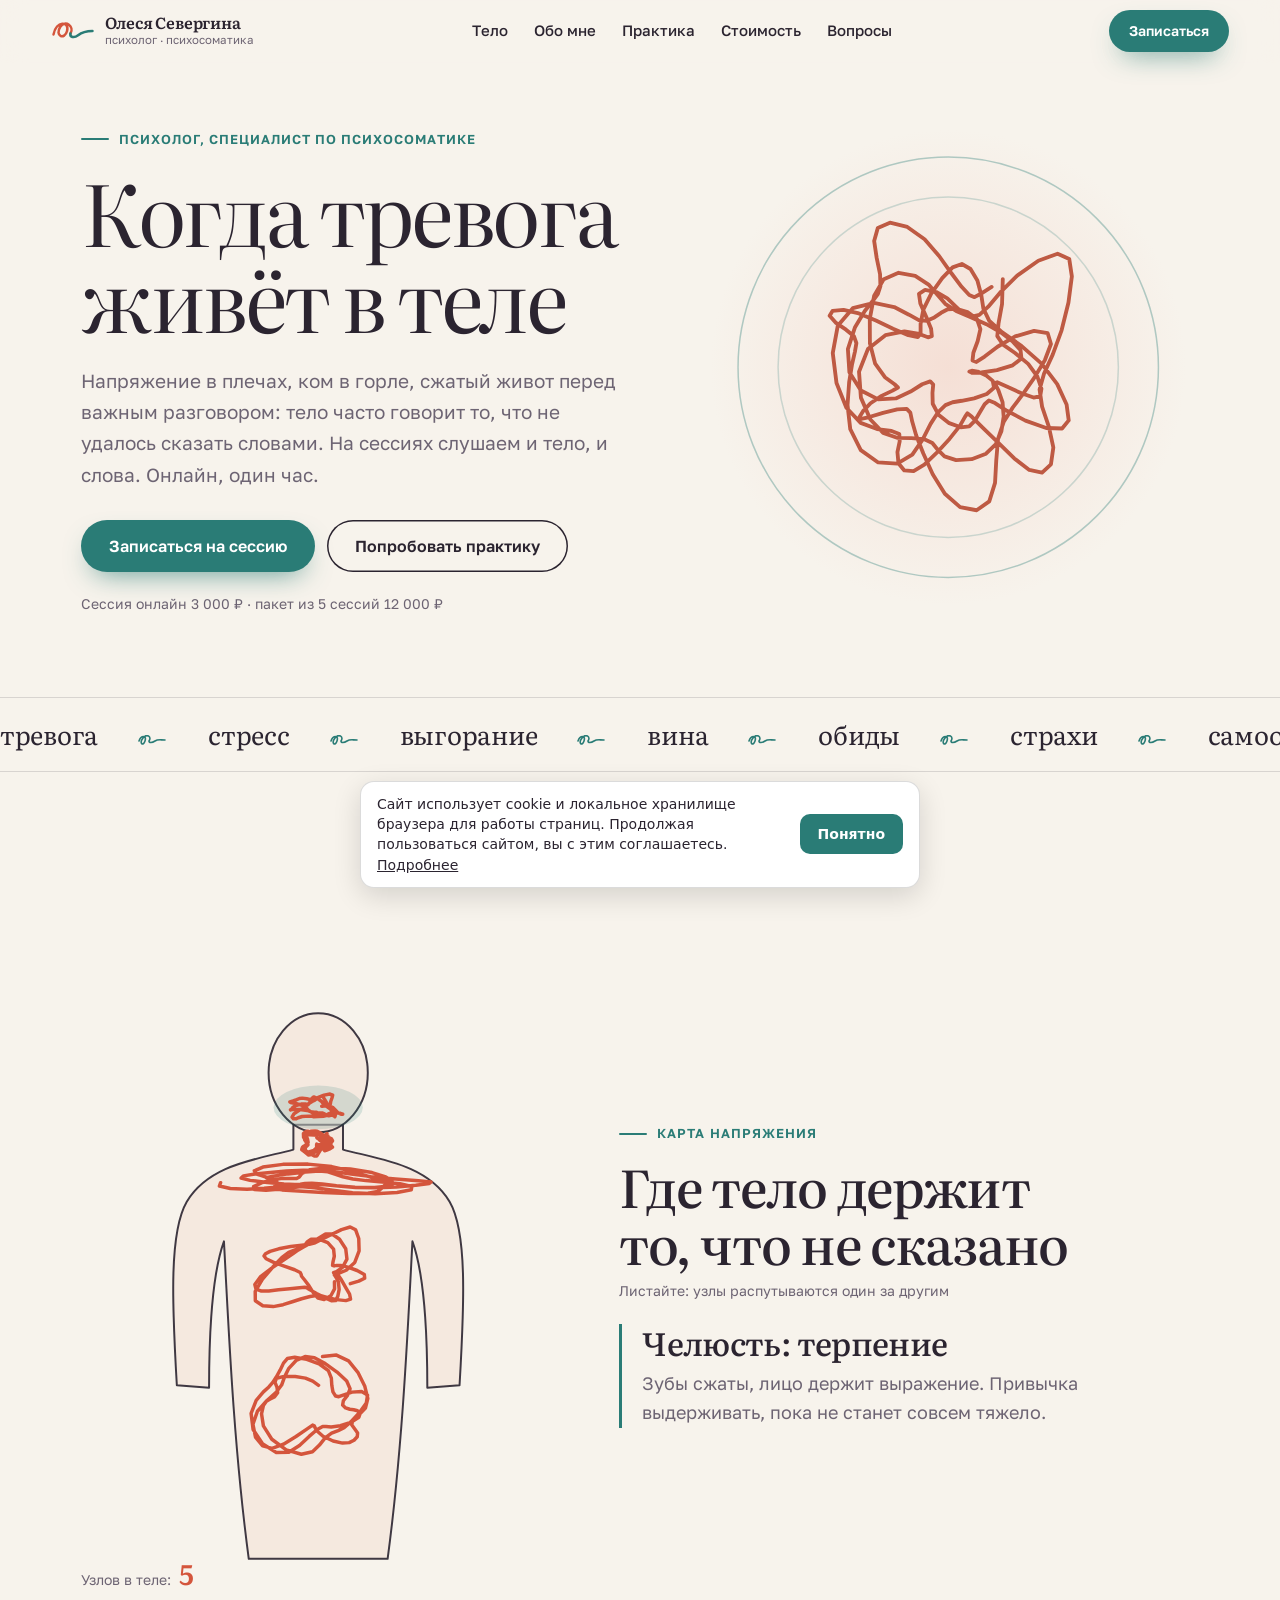
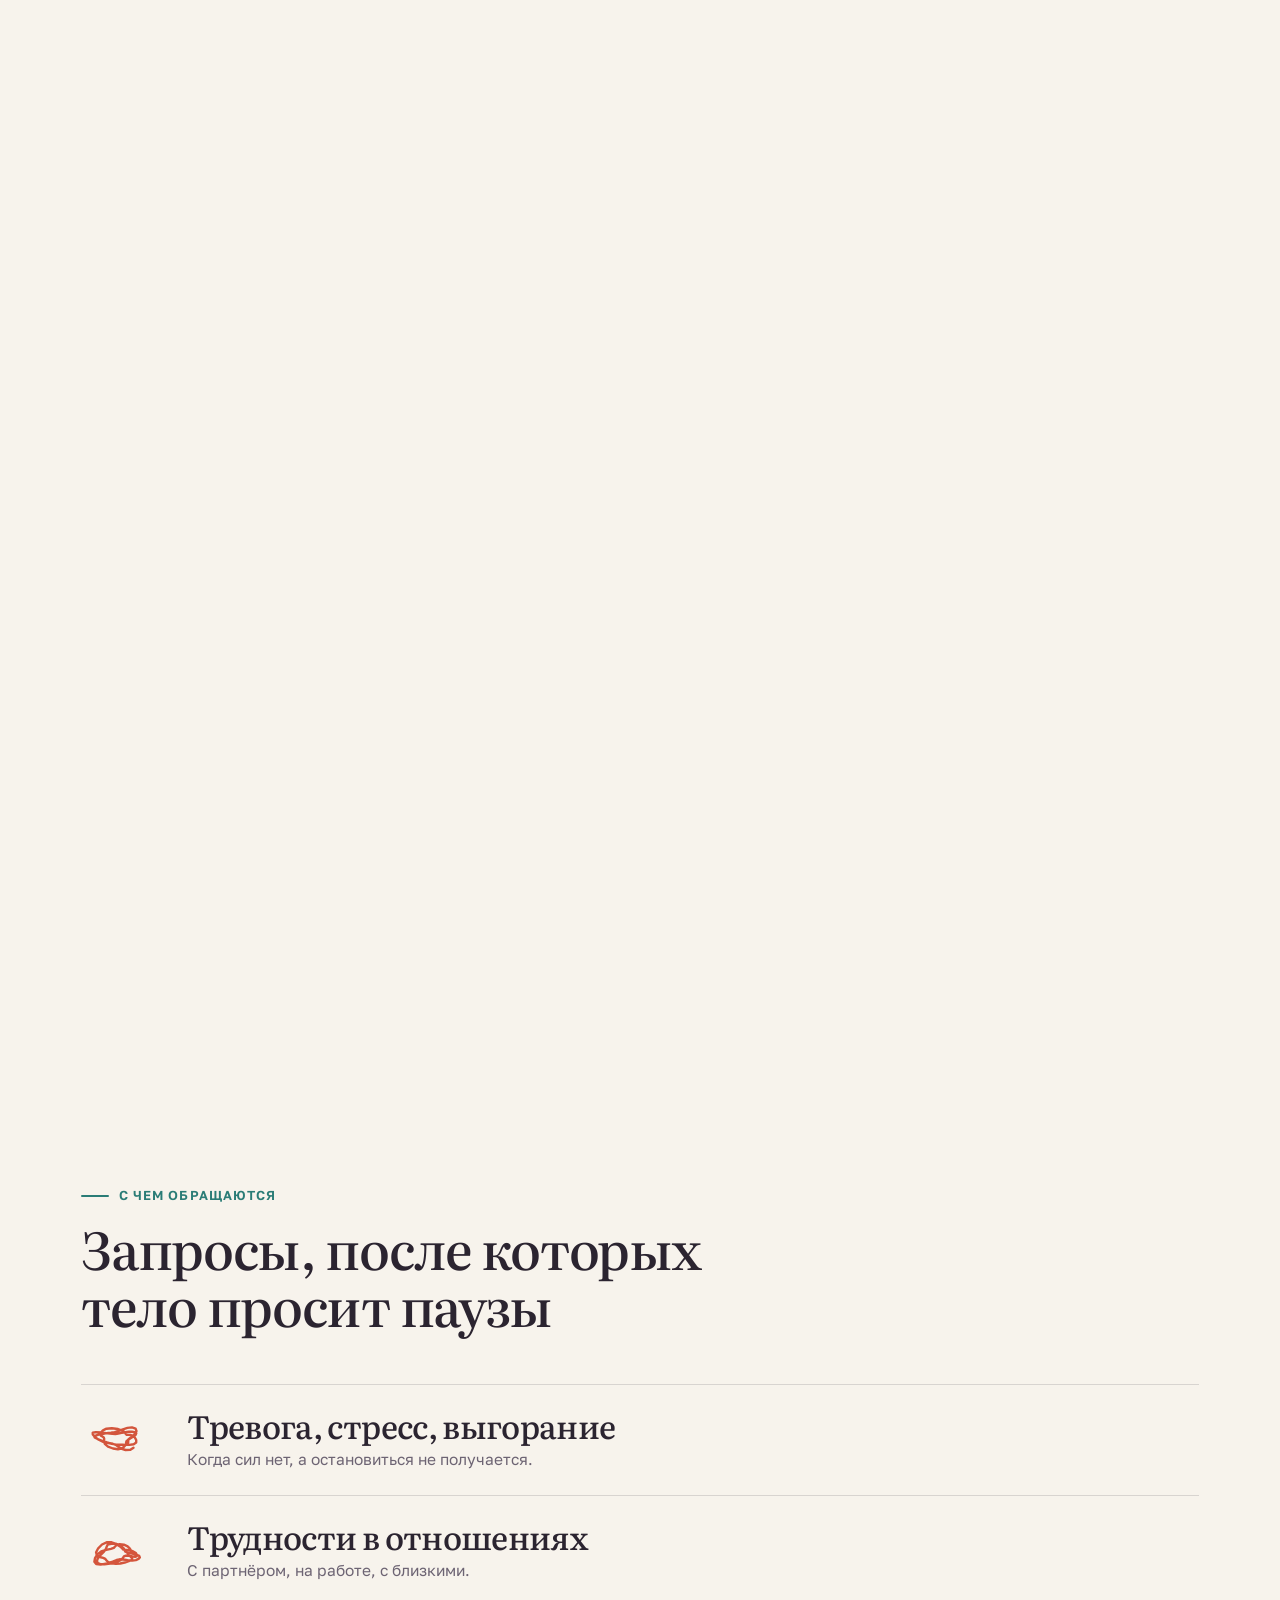
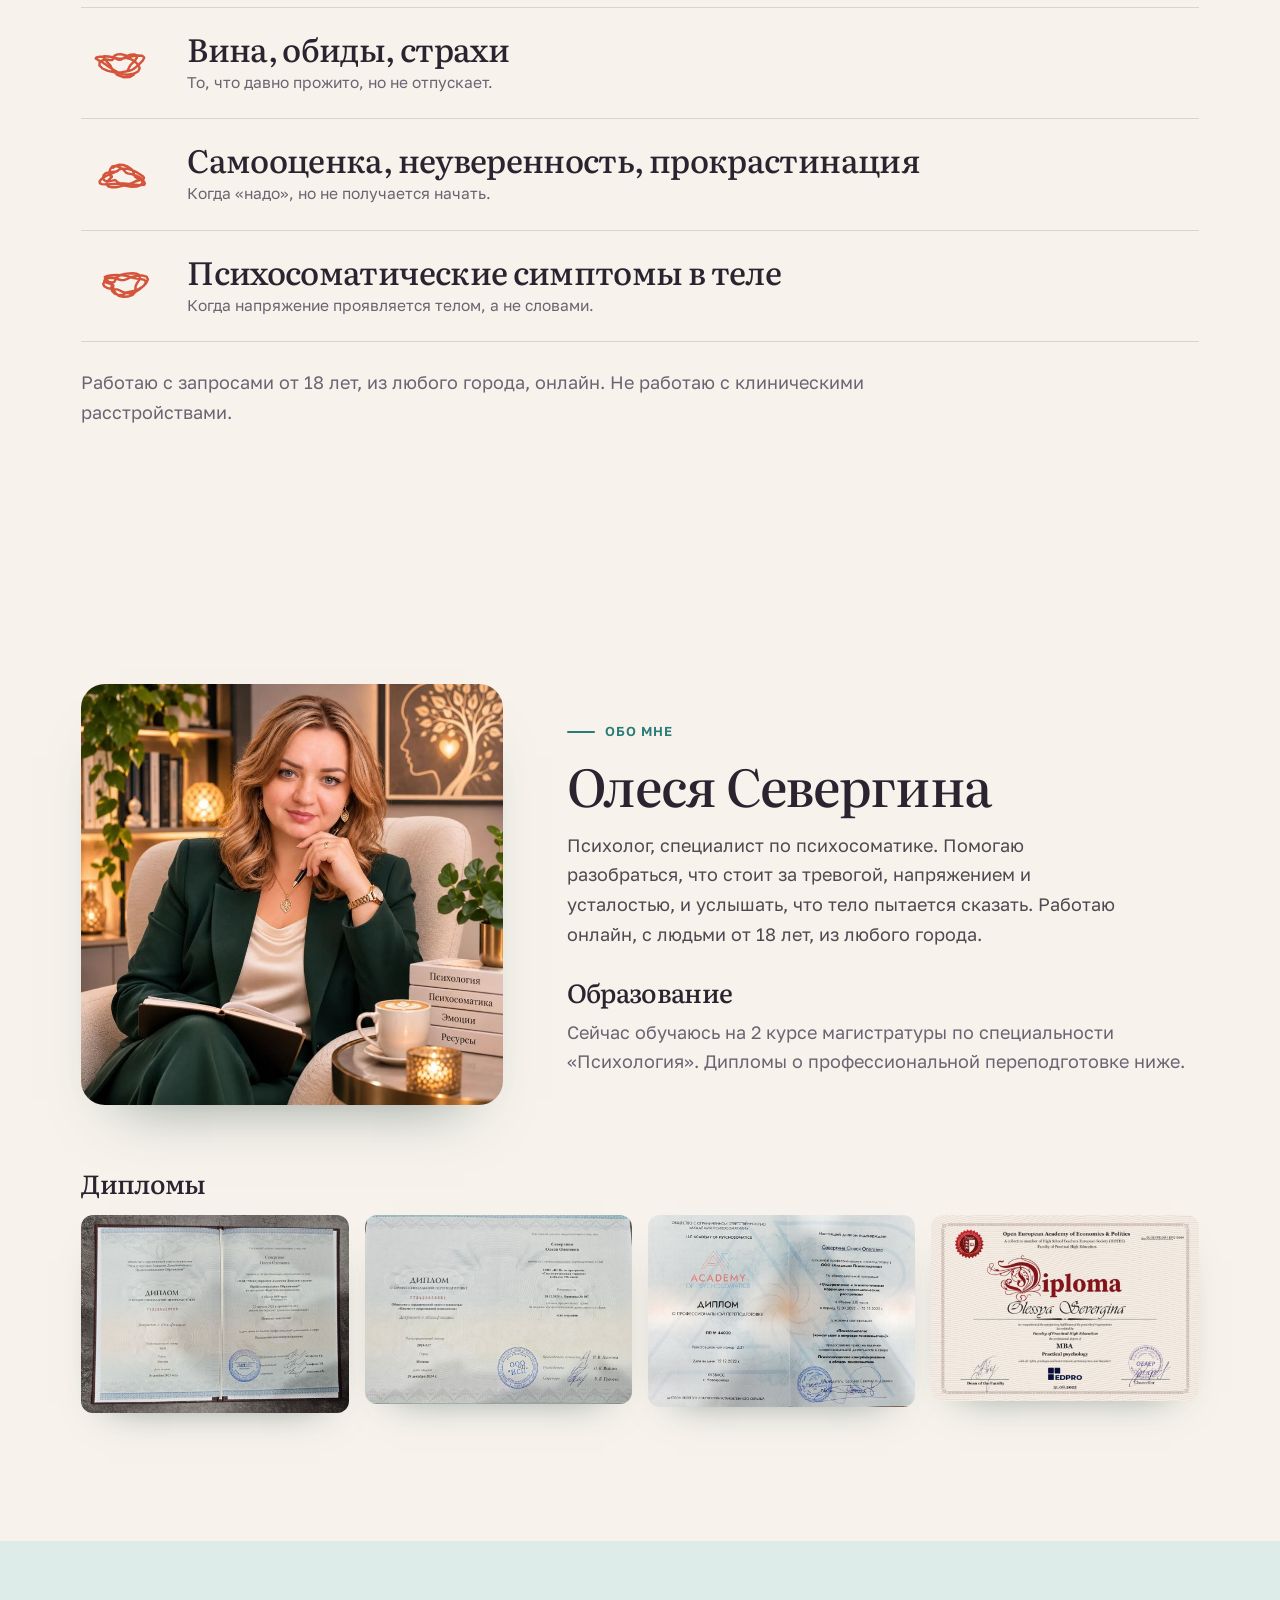
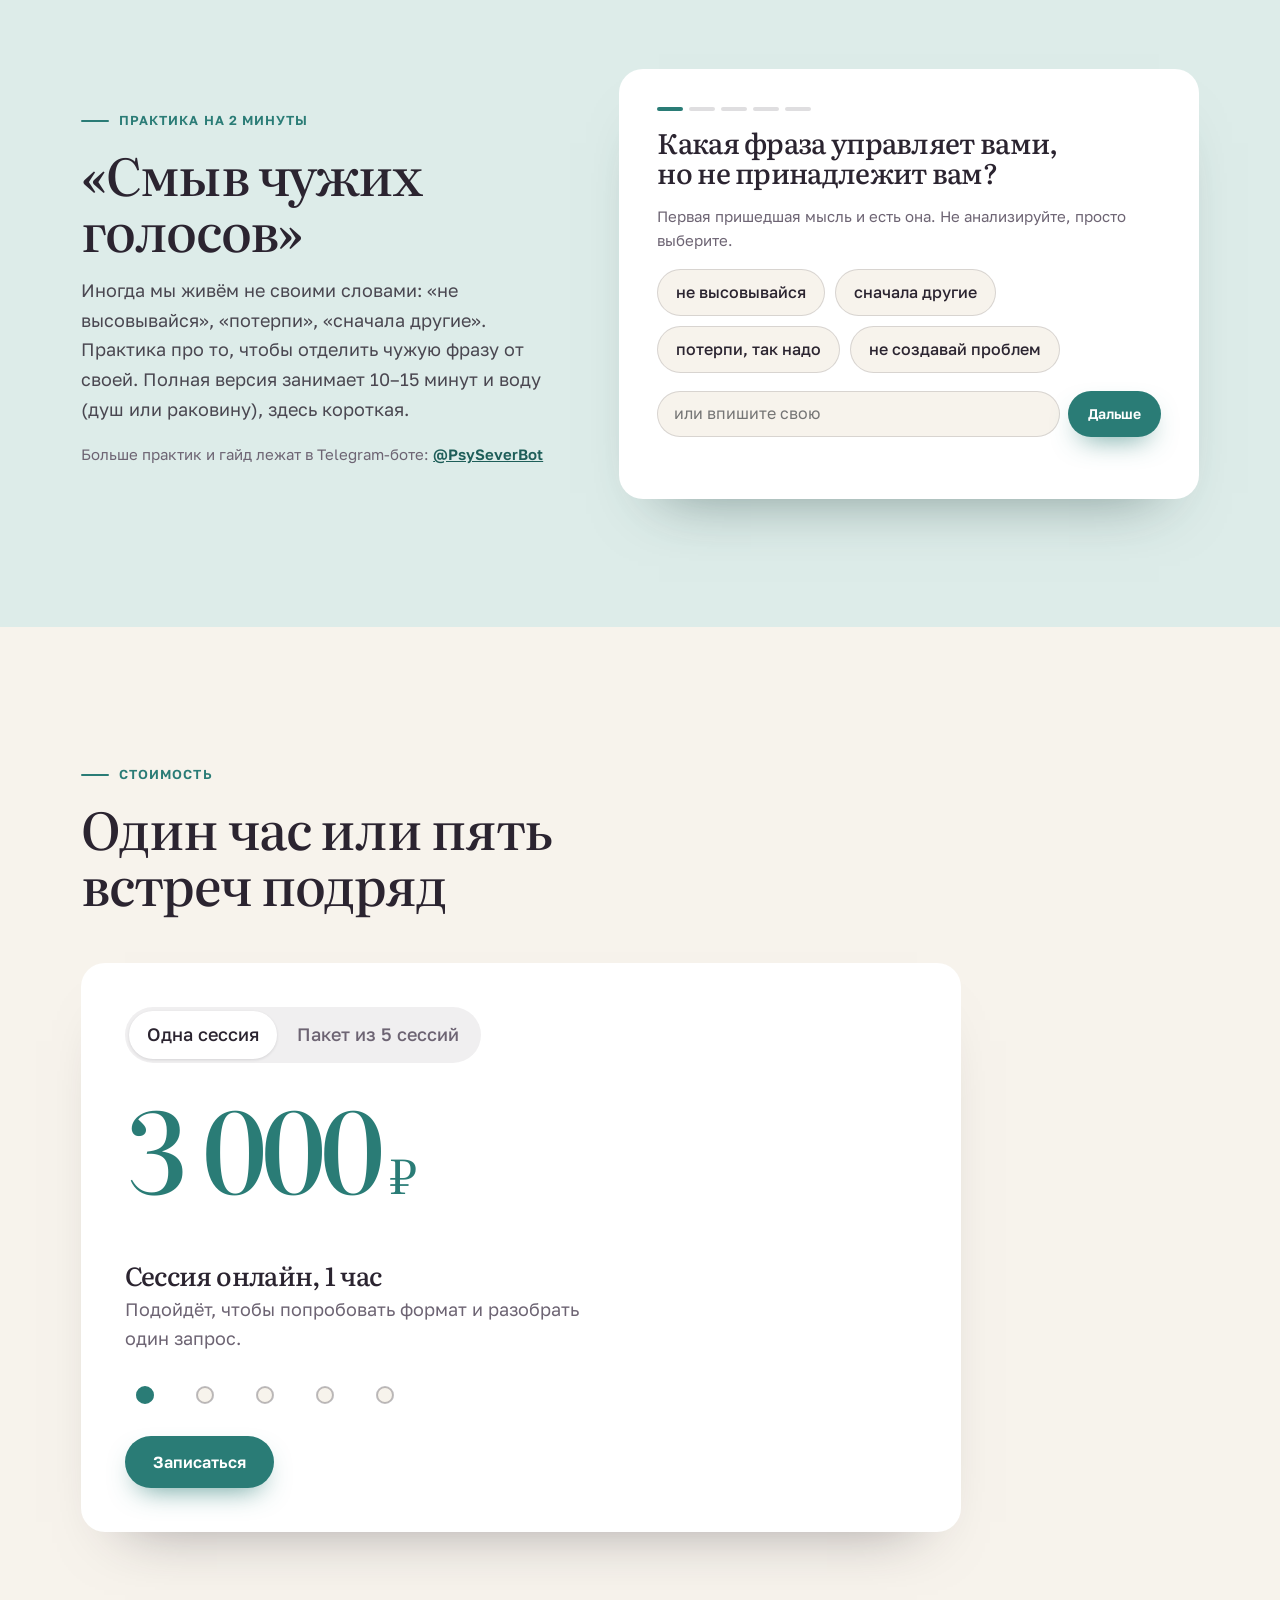
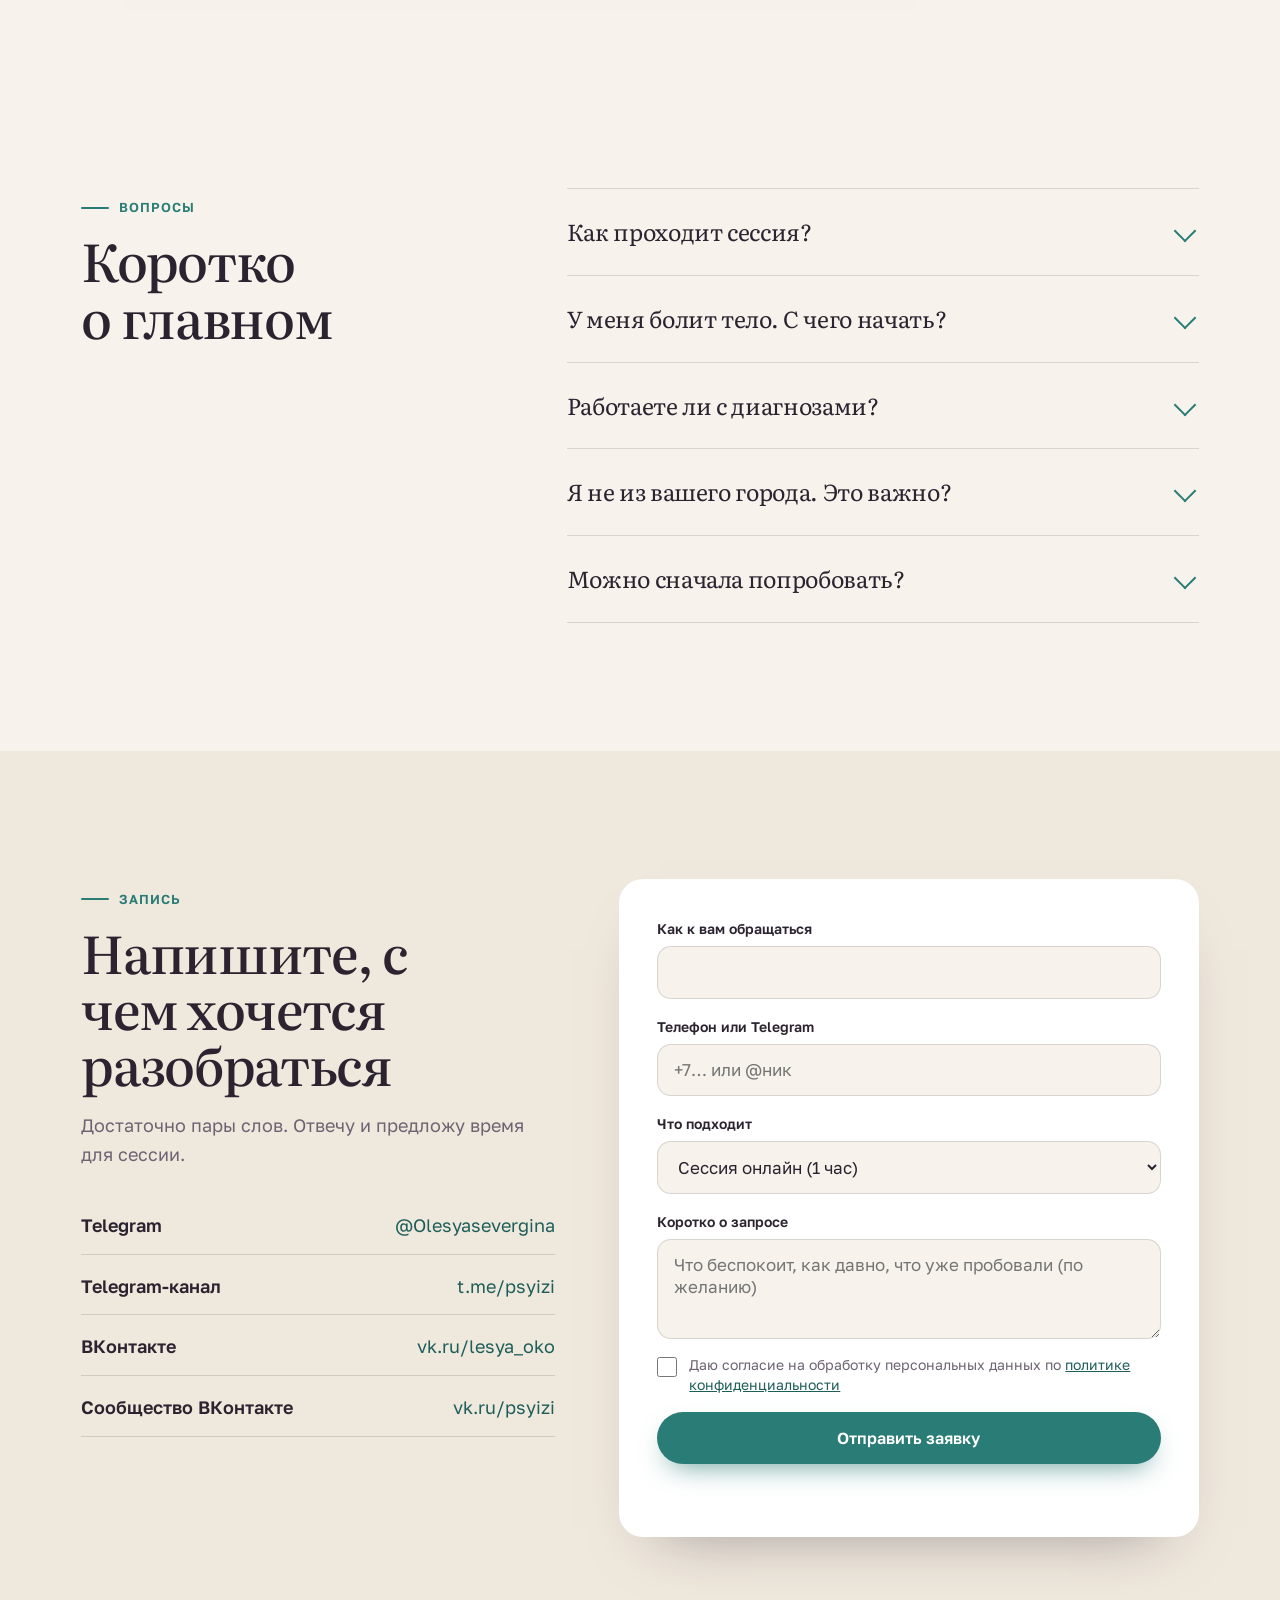
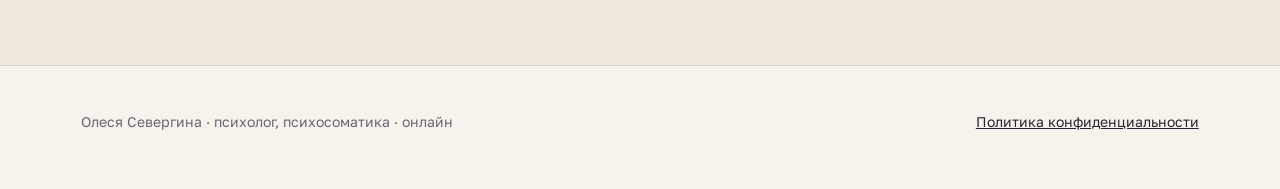
<file: index.html>
<!doctype html>
<html lang="ru">
<head>
<meta charset="utf-8">
<meta name="viewport" content="width=device-width, initial-scale=1">
<title>Олеся Севергина: психолог, психосоматика, онлайн</title>
<meta name="description" content="Психолог, специалист по психосоматике. Онлайн-сессии: тревога, стресс, выгорание, отношения, напряжение в теле. Запись через сайт или Telegram.">
<link rel="canonical" href="https://murzzsite.github.io/olesya-psy-soma/">
<meta property="og:locale" content="ru_RU">
<meta property="og:site_name" content="Олеся Севергина, психолог">
<meta property="og:type" content="website">
<meta property="og:url" content="https://murzzsite.github.io/olesya-psy-soma/">
<meta property="og:title" content="Когда тревога живёт в теле: психолог Олеся Севергина">
<meta property="og:description" content="Психосоматика и психологическая помощь онлайн. Сессия 1 час, 3 000 ₽.">
<meta property="og:image" content="https://murzzsite.github.io/olesya-psy-soma/img/olesya-portrait.jpg">
<meta property="og:image:alt" content="Олеся Севергина, психолог">
<meta name="twitter:card" content="summary">
<meta name="twitter:title" content="Когда тревога живёт в теле: психолог Олеся Севергина">
<meta name="twitter:description" content="Психосоматика и психологическая помощь онлайн. Сессия 1 час, 3 000 ₽.">
<meta name="twitter:image" content="https://murzzsite.github.io/olesya-psy-soma/img/olesya-portrait.jpg">
<meta name="robots" content="index, follow">
<script type="application/ld+json">{
 "@context": "https://schema.org",
 "@graph": [
  {
   "@type": "WebSite",
   "@id": "https://murzzsite.github.io/olesya-psy-soma/#website",
   "url": "https://murzzsite.github.io/olesya-psy-soma/",
   "name": "Олеся Севергина, психолог",
   "inLanguage": "ru-RU"
  },
  {
   "@type": "Person",
   "@id": "https://murzzsite.github.io/olesya-psy-soma/#person",
   "name": "Олеся Севергина",
   "jobTitle": "Психолог, специалист по психосоматике",
   "url": "https://murzzsite.github.io/olesya-psy-soma/",
   "image": "https://murzzsite.github.io/olesya-psy-soma/img/olesya-portrait.jpg",
   "sameAs": [
    "https://t.me/Olesyasevergina",
    "https://t.me/psyizi",
    "https://vk.ru/lesya_oko",
    "https://vk.ru/psyizi"
   ]
  },
  {
   "@type": "ProfessionalService",
   "@id": "https://murzzsite.github.io/olesya-psy-soma/#service",
   "name": "Олеся Севергина: психолог, психосоматика",
   "description": "Онлайн-консультации психолога: тревога, стресс, выгорание, отношения, напряжение в теле.",
   "url": "https://murzzsite.github.io/olesya-psy-soma/",
   "image": "https://murzzsite.github.io/olesya-psy-soma/img/olesya-portrait.jpg",
   "founder": {
    "@id": "https://murzzsite.github.io/olesya-psy-soma/#person"
   },
   "areaServed": "Онлайн",
   "sameAs": [
    "https://t.me/Olesyasevergina",
    "https://t.me/psyizi"
   ]
  }
 ]
}</script>
<meta name="theme-color" content="#F7F3EC">
<link rel="icon" href="data:image/svg+xml,%3Csvg xmlns='http://www.w3.org/2000/svg' viewBox='0 0 64 64'%3E%3Crect width='64' height='64' rx='18' fill='%23F7F3EC'/%3E%3Cpath d='M8 34c2-14 22-16 18-4s-16 6-8-4 18-2 14 8c-1 3 4 5 9 2s9-2 13-2' stroke='%232A7C76' stroke-width='5' stroke-linecap='round' fill='none'/%3E%3C/svg%3E">
<link rel="preconnect" href="https://fonts.googleapis.com">
<link rel="preconnect" href="https://fonts.gstatic.com" crossorigin>
<link href="https://fonts.googleapis.com/css2?family=Literata:opsz,wght@7..72,300..800&family=Golos+Text:wght@400..700&display=swap" rel="stylesheet">
<link rel="stylesheet" href="motion.css">
<link rel="stylesheet" href="styles.css">
<script src="motion.js" defer></script>
<script src="script.js" defer></script>
</head>
<body>
<a class="skip" href="#main">К содержимому</a>

<header class="bar" id="bar">
  <a class="logo" href="#top" aria-label="Олеся Севергина, наверх">
    <svg viewBox="0 0 52 40" aria-hidden="true"><path d="M3 24C6 8 22 8 19 20 16 31 4 26 11 15 17 6 28 15 23 23" stroke="#D4553C" stroke-width="3" stroke-linecap="round" fill="none"/><path d="M23 23c-1 4 4 6 9 2 5-4 11-5 17-5" stroke="#2A7C76" stroke-width="3" stroke-linecap="round" fill="none"/></svg>
    <span>Олеся Севергина<small>психолог · психосоматика</small></span>
  </a>
  <nav class="nav" aria-label="Разделы">
    <a href="#body" data-roll>Тело</a>
    <a href="#about" data-roll>Обо мне</a>
    <a href="#practice" data-roll>Практика</a>
    <a href="#price" data-roll>Стоимость</a>
    <a href="#faq" data-roll>Вопросы</a>
  </nav>
  <a class="btn btn--sm" href="#form" data-magnetic>Записаться</a>
</header>

<main id="main">
<section class="hero" id="top">
  <div class="wrap hero__grid">
    <div>
      <span class="eyebrow">Психолог, специалист по психосоматике</span>
      <h1><span data-wave data-wave-min="380" data-wave-max="760" data-wave-radius="170">Когда тревога живёт в теле</span></h1>
      <p class="hero__sub">Напряжение в плечах, ком в горле, сжатый живот перед важным разговором: тело часто говорит то, что не удалось сказать словами. На сессиях слушаем и тело, и слова. Онлайн, один час.</p>
      <div class="hero__cta">
        <a class="btn" href="#form" data-magnetic>Записаться на сессию</a>
        <a class="btn btn--ghost" href="#practice" data-magnetic>Попробовать практику</a>
      </div>
      <p class="hero__note">Сессия онлайн 3 000 ₽ · пакет из 5 сессий 12 000 ₽</p>
    </div>
    <figure class="breath" id="breath" aria-label="Клубок линий, который распутывается в ровное кольцо. Проведите курсором: клубок снова затягивается.">
      <svg viewBox="0 0 400 400" aria-hidden="true">
        <defs><radialGradient id="rg" cx="50%" cy="50%" r="50%"><stop offset="0" stop-color="#F5DED4" stop-opacity=".95"/><stop offset="1" stop-color="#F5DED4" stop-opacity="0"/></radialGradient></defs>
        <g class="breath__g">
          <circle cx="200" cy="200" r="190" fill="url(#rg)"/>
          <circle class="ring r1" cx="200" cy="200" r="168" fill="none"/>
          <circle class="ring r2" cx="200" cy="200" r="136" fill="none"/>
          <path id="heroKnot" fill="none" stroke-linecap="round" stroke-linejoin="round"/>
        </g>
      </svg>
      
    </figure>
  </div>
  <div class="ticker" aria-hidden="true"><div class="ticker__t"><span>тревога</span><span>стресс</span><span>выгорание</span><span>вина</span><span>обиды</span><span>страхи</span><span>самооценка</span><span>прокрастинация</span><span>напряжение в теле</span><span>тревога</span><span>стресс</span><span>выгорание</span><span>вина</span><span>обиды</span><span>страхи</span><span>самооценка</span><span>прокрастинация</span><span>напряжение в теле</span></div></div>
</section>

<section class="scene" id="body" aria-labelledby="bodyH">
  <div class="scene__pin">
    <div class="wrap scene__grid">
      <div class="scene__fig">
        <svg viewBox="0 0 360 500" role="img" aria-label="Контур тела. Пять узлов напряжения: челюсть, горло, плечи, грудь, живот. По мере прокрутки узлы распутываются.">
          <path class="silh" d="M160 120 L160 140 C130 148 92 152 74 182 C60 206 62 262 66 330 L92 332 C92 280 96 236 104 214 C108 290 112 380 124 470 L236 470 C248 380 252 290 256 214 C264 236 268 280 268 332 L294 330 C298 262 300 206 286 182 C268 152 230 148 200 140 L200 120 Z"/>
          <ellipse class="silh" cx="180" cy="78" rx="40" ry="48"/>
          <g id="halos"></g>
          <g id="knots"></g>
        </svg>
        <div class="scene__count" aria-live="off">Узлов в теле: <b id="knotN">5</b></div>
      </div>
      <div class="scene__txt">
        <span class="eyebrow" data-scramble>Карта напряжения</span>
        <h2 id="bodyH">Где тело держит то, что не сказано</h2>
        <p class="scene__hint">Листайте: узлы распутываются один за другим</p>
        <ol class="steps" id="steps">
          <li class="on"><b>Челюсть: терпение</b><span>Зубы сжаты, лицо держит выражение. Привычка выдерживать, пока не станет совсем тяжело.</span></li>
          <li><b>Горло: невысказанное</b><span>Ком, когда нужно сказать «нет» или «мне больно», а слова не находятся.</span></li>
          <li><b>Плечи: всё на себе</b><span>Тяжесть, будто на плечах лежит чужая ответственность, и отложить её нельзя.</span></li>
          <li><b>Грудь: вина и обида</b><span>Сжатие там, где застряли обиды и чувство вины, которые давно просятся быть названными.</span></li>
          <li><b>Живот: тревога</b><span>Скручивает перед разговором, решением, встречей. Организм готовится к опасности, которой может и не быть.</span></li>
          <li><b>Тело больше не молчит в одиночку</b><span>На сессии разбираем, что именно сжимается, когда и о чём. Если симптом новый или сильный, сначала нужен врач: психолог не заменяет медицинское обследование.</span></li>
        </ol>
      </div>
    </div>
  </div>
</section>

<section class="sec" id="asks">
  <div class="wrap">
    <div class="sec__head" data-reveal>
      <span class="eyebrow">С чем обращаются</span>
      <h2>Запросы, после которых тело просит паузы</h2>
    </div>
    <ul class="asks" id="asks" data-stagger>
      <li><svg class="knot" viewBox="0 0 70 44" aria-hidden="true"><path/></svg><div><b>Тревога, стресс, выгорание</b><span>Когда сил нет, а остановиться не получается.</span></div></li>
      <li><svg class="knot" viewBox="0 0 70 44" aria-hidden="true"><path/></svg><div><b>Трудности в отношениях</b><span>С партнёром, на работе, с близкими.</span></div></li>
      <li><svg class="knot" viewBox="0 0 70 44" aria-hidden="true"><path/></svg><div><b>Вина, обиды, страхи</b><span>То, что давно прожито, но не отпускает.</span></div></li>
      <li><svg class="knot" viewBox="0 0 70 44" aria-hidden="true"><path/></svg><div><b>Самооценка, неуверенность, прокрастинация</b><span>Когда «надо», но не получается начать.</span></div></li>
      <li><svg class="knot" viewBox="0 0 70 44" aria-hidden="true"><path/></svg><div><b>Психосоматические симптомы в теле</b><span>Когда напряжение проявляется телом, а не словами.</span></div></li>
    </ul>
    <p class="asks__foot" data-reveal>Работаю с запросами от 18 лет, из любого города, онлайн. Не работаю с клиническими расстройствами.</p>
  </div>
</section>

<section class="sec about" id="about" aria-labelledby="aboutH">
  <div class="wrap about__grid">
    <figure class="about__ph" data-reveal>
      <img src="img/olesya-portrait.jpg" width="800" height="800" loading="lazy" alt="Олеся Севергина, психолог: женщина в зелёном костюме с блокнотом и чашкой кофе в кресле">
    </figure>
    <div data-reveal>
      <span class="eyebrow">Обо мне</span>
      <h2 id="aboutH">Олеся Севергина</h2>
      <p class="lead">Психолог, специалист по психосоматике. Помогаю разобраться, что стоит за тревогой, напряжением и усталостью, и услышать, что тело пытается сказать. Работаю онлайн, с людьми от 18 лет, из любого города.</p>
      <h3 class="about__h">Образование</h3>
      <p class="edu-now">Сейчас обучаюсь на 2 курсе магистратуры по специальности «Психология». Дипломы о профессиональной переподготовке ниже.</p>
    </div>
  </div>
  <div class="wrap">
    <h3 class="about__h about__h--c" data-reveal>Дипломы</h3>
    <div class="diplomas" data-reveal>
      <figure><a href="img/diploma-madpo-2025.jpg" target="_blank" rel="noopener"><img src="img/diploma-madpo-2025.jpg" width="900" height="666" loading="lazy" alt="Диплом о профессиональной переподготовке, Практическая психология"></a></figure>
      <figure><a href="img/diploma-isp-2024.jpg" target="_blank" rel="noopener"><img src="img/diploma-isp-2024.jpg" width="900" height="634" loading="lazy" alt="Диплом о профессиональной переподготовке, Системно-родовая терапия"></a></figure>
      <figure><a href="img/diploma-psychosomatics-2022.jpg" target="_blank" rel="noopener"><img src="img/diploma-psychosomatics-2022.jpg" width="900" height="646" loading="lazy" alt="Диплом Академии психосоматики"></a></figure>
      <figure><a href="img/diploma-mba-2025.jpg" target="_blank" rel="noopener"><img src="img/diploma-mba-2025.jpg" width="900" height="626" loading="lazy" alt="Диплом MBA, Practical psychology"></a></figure>
    </div>
  </div>
</section>

<section class="sec practice" id="practice">
  <div class="wrap pr__grid">
    <div data-reveal>
      <span class="eyebrow">Практика на 2 минуты</span>
      <h2>«Смыв чужих голосов»</h2>
      <p class="lead">Иногда мы живём не своими словами: «не высовывайся», «потерпи», «сначала другие». Практика про то, чтобы отделить чужую фразу от своей. Полная версия занимает 10–15 минут и воду (душ или раковину), здесь короткая.</p>
      <p class="pr__bot">Больше практик и гайд лежат в Telegram-боте: <a href="https://t.me/PsySeverBot" target="_blank" rel="noopener">@PsySeverBot</a></p>
    </div>
    <div class="card pr" id="pr" data-reveal>
      <noscript>Практика работает с включённым JavaScript. Гайд есть в боте @PsySeverBot.</noscript>
    </div>
  </div>
</section>

<section class="sec price" id="price">
  <div class="wrap">
    <div class="sec__head" data-reveal>
      <span class="eyebrow">Стоимость</span>
      <h2>Один час или пять встреч подряд</h2>
    </div>
    <div class="price__box" data-reveal>
      <div class="price__tabs" data-pill role="tablist" aria-label="Формат">
        <button data-pill-item role="tab" data-m="one" aria-selected="true">Одна сессия</button>
        <button data-pill-item role="tab" data-m="five">Пакет из 5 сессий</button>
      </div>
      <div class="price__main">
        <div class="price__num"><b id="pNum">3 000</b><span>₽</span></div>
        <div class="price__txt"><h3 id="pTitle">Сессия онлайн, 1 час</h3><p id="pText">Подойдёт, чтобы попробовать формат и разобрать один запрос.</p></div>
      </div>
      <svg class="price__dots" viewBox="0 0 300 30" aria-hidden="true"><g id="pDots"></g></svg>
      <a class="btn" href="#form" id="pBtn" data-magnetic>Записаться</a>
    </div>
  </div>
</section>

<section class="sec" id="faq">
  <div class="wrap faq">
    <div class="sec__head" data-reveal>
      <span class="eyebrow">Вопросы</span>
      <h2>Коротко о главном</h2>
    </div>
    <div class="faq__list" data-reveal>
      <details><summary>Как проходит сессия?</summary><p>Онлайн, длится один час. Как удобнее подключиться, договоримся при записи.</p></details>
      <details><summary>У меня болит тело. С чего начать?</summary><p>Сначала к врачу: важно исключить медицинские причины. Если ничего не найдено или симптомы возвращаются на фоне стресса, их можно разбирать на сессиях.</p></details>
      <details><summary>Работаете ли с диагнозами?</summary><p>С клиническими расстройствами не работаю. Если не уверены, подходит ли вам формат, напишите, подскажу.</p></details>
      <details><summary>Я не из вашего города. Это важно?</summary><p>Нет, сессии проходят онлайн, город не имеет значения.</p></details>
      <details><summary>Можно сначала попробовать?</summary><p>Да, начните с практики выше или с гайда в боте <a href="https://t.me/PsySeverBot" target="_blank" rel="noopener">@PsySeverBot</a>, а потом решите, нужна ли сессия.</p></details>
    </div>
  </div>
</section>

<section class="sec form" id="form">
  <div class="wrap form__box">
    <div data-reveal>
      <span class="eyebrow">Запись</span>
      <h2 style="margin:14px 0 18px">Напишите, с чем хочется разобраться</h2>
      <p style="color:var(--mute)">Достаточно пары слов. Отвечу и предложу время для сессии.</p>
      <ul class="links">
        <li><a href="https://t.me/Olesyasevergina" target="_blank" rel="noopener">Telegram <span>@Olesyasevergina</span></a></li>
        <li><a href="https://t.me/psyizi" target="_blank" rel="noopener">Telegram-канал <span>t.me/psyizi</span></a></li>
        <li><a href="https://vk.ru/lesya_oko" target="_blank" rel="noopener">ВКонтакте <span>vk.ru/lesya_oko</span></a></li>
        <li><a href="https://vk.ru/psyizi" target="_blank" rel="noopener">Сообщество ВКонтакте <span>vk.ru/psyizi</span></a></li>
      </ul>
    </div>
    <form class="fm" id="leadForm" novalidate data-reveal>
      <label>Как к вам обращаться<input type="text" name="name" autocomplete="name" required></label>
      <label>Телефон или Telegram<input type="text" name="contact" autocomplete="tel" required placeholder="+7… или @ник"></label>
      <label>Что подходит
        <select name="service" id="svc">
          <option>Сессия онлайн (1 час)</option>
          <option>Пакет из 5 сессий</option>
          <option>Пока не знаю, нужен совет</option>
        </select>
      </label>
      <label>Коротко о запросе<textarea name="comment" placeholder="Что беспокоит, как давно, что уже пробовали (по желанию)"></textarea></label>
      <input class="hp" type="text" name="_gotcha" tabindex="-1" autocomplete="off" aria-hidden="true">
      <label class="agree"><input type="checkbox" name="consent" id="consent"><span>Даю согласие на обработку персональных данных по <a href="privacy.html" target="_blank" rel="noopener">политике конфиденциальности</a></span></label>
      <button class="btn" type="submit" data-magnetic>Отправить заявку</button>
      <p class="fm__msg" id="msg" role="status" aria-live="polite"></p>
    </form>
  </div>
</section>
</main>

<footer>
  <div class="wrap">
    <span>Олеся Севергина · психолог, психосоматика · онлайн</span>
    <span><a href="privacy.html">Политика конфиденциальности</a></span>
  </div>
</footer>
<script src="cookie.js" defer data-ink="#2B2430" data-accent="#2A7C76" data-on-accent="#ffffff"></script>
</body>
</html>
</file>
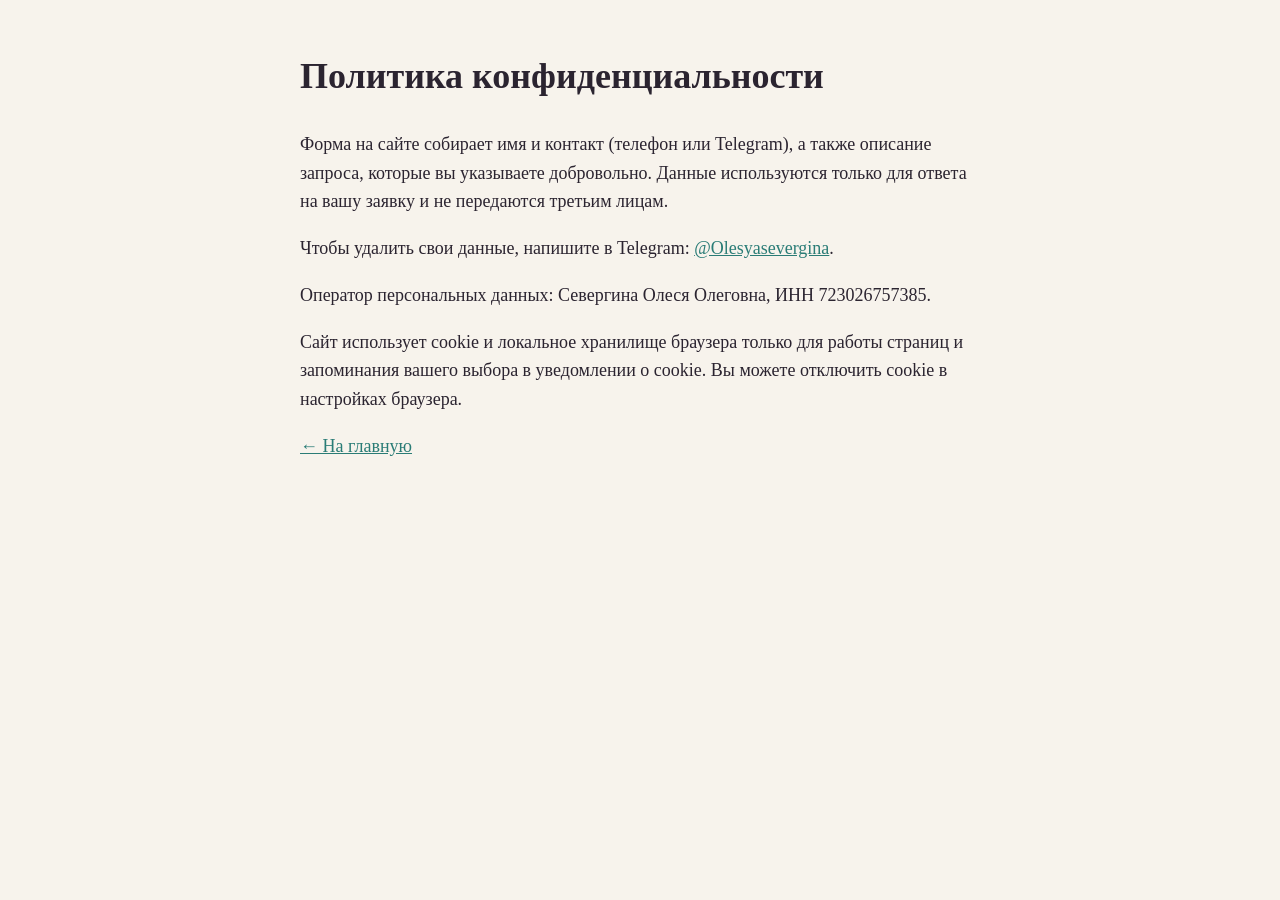
<file: privacy.html>
<!doctype html>
<html lang="ru"><head><meta charset="utf-8"><meta name="viewport" content="width=device-width, initial-scale=1"><title>Политика конфиденциальности | Олеся Севергина</title>
<meta name="description" content="Как сайт обрабатывает персональные данные из формы заявки и использует cookie.">
<link rel="canonical" href="https://murzzsite.github.io/olesya-psy-soma/privacy.html">
<style>body{font:18px/1.6 Georgia,serif;max-width:680px;margin:48px auto;padding:0 20px;color:#2B2430;background:#F7F3EC}a{color:#2A7C76}</style></head>
<body><h1>Политика конфиденциальности</h1>
<p>Форма на сайте собирает имя и контакт (телефон или Telegram), а также описание запроса, которые вы указываете добровольно. Данные используются только для ответа на вашу заявку и не передаются третьим лицам.</p>
<p>Чтобы удалить свои данные, напишите в Telegram: <a href="https://t.me/Olesyasevergina">@Olesyasevergina</a>.</p>
<p>Оператор персональных данных: Севергина Олеся Олеговна, ИНН 723026757385.</p>
<p>Сайт использует cookie и локальное хранилище браузера только для работы страниц и запоминания вашего выбора в уведомлении о cookie. Вы можете отключить cookie в настройках браузера.</p>
<p><a href="index.html">← На главную</a></p></body></html>
</file>
<file: motion.css>
/* motion-kit: токены и стили эффектов. Светлая тема. Цвета переопределять под бренд клиента. */
:root{
  /* пружины: "stiffness damping" (из designbookmark motion studies) */
  --spring-follow:900 50;
  --spring-settle:280 22;
  --spring-soft:260 24;
  --spring-lead:620 36;
  --spring-trail:190 19;
  --spring-pop:520 16;
  --spring-fade:420 32;
  --stagger:45;               /* мс между элементами */

  /* бренд: менять под клиента */
  --mk-bg:#fafaf7;
  --mk-surface:#fff;
  --mk-text:#16181d;
  --mk-muted:#6b7280;
  --mk-accent:#e4572e;
  --mk-on-accent:#fff;
  --mk-fill:rgba(22,24,29,.06);

  --mk-r-pill:999px;
  --mk-r-card:24px;
  --mk-ease-out:cubic-bezier(.22,1,.36,1);   /* для CSS-переходов, где пружина избыточна */
}

/* reveal: класс mk-reveal ставит JS, без JS элементы видны */
.mk-on .mk-reveal{opacity:0;transform:translate3d(0,22px,0);transition:opacity .7s var(--mk-ease-out),transform .8s var(--mk-ease-out);transition-delay:var(--d,0ms)}
.mk-on .mk-reveal.mk-in{opacity:1;transform:none}

/* magnetic: будем двигать только transform */
[data-magnetic]{will-change:transform}

/* roll: две копии буквы, верхняя уезжает, нижняя заезжает */
.mk-roll{display:inline-flex;overflow:hidden;line-height:1.15;vertical-align:bottom}
.mk-roll__c{display:inline-block;position:relative;height:1.15em;overflow:hidden}
.mk-roll__c>span{display:block;transition:transform .5s var(--mk-ease-out);transition-delay:calc(var(--i)*14ms)}
.mk-roll__c>span+span{position:absolute;inset:0;transform:translateY(110%)}
.mk-roll:hover .mk-roll__c>span:first-child,.mk-roll:focus-visible .mk-roll__c>span:first-child{transform:translateY(-110%)}
.mk-roll:hover .mk-roll__c>span+span,.mk-roll:focus-visible .mk-roll__c>span+span{transform:none}

/* pill: резиновый хайлайт */
.mk-pill{position:relative;display:inline-flex;gap:2px;padding:4px;border-radius:var(--mk-r-pill);background:var(--mk-fill)}
.mk-pill__hl{position:absolute;top:4px;bottom:4px;left:0;border-radius:var(--mk-r-pill);background:var(--mk-surface);box-shadow:0 1px 3px rgba(22,24,29,.12);pointer-events:none;will-change:transform,width}
.mk-pill [data-pill-item]{position:relative;z-index:1;padding:9px 18px;border:0;background:none;border-radius:var(--mk-r-pill);font:inherit;font-weight:500;color:var(--mk-muted);cursor:pointer;transition:color .2s}
.mk-pill [data-pill-item].is-active{color:var(--mk-text)}

@media (prefers-reduced-motion:reduce){
  .mk-on .mk-reveal{opacity:1;transform:none;transition:none}
  .mk-roll__c>span{transition:none}
}
</file>
<file: styles.css>
:root{
  --paper:#F7F3EC;--paper2:#EFE8DD;--blush:#F5DED4;--tint:#DDECE9;
  --ink:#2B2430;--mute:#6D6473;--knot:#D4553C;--calm:#2A7C76;--calm-d:#1E5E59;--line:rgba(43,36,48,.15);--white:#fff;
  --ff-d:'Literata',Georgia,'Times New Roman',serif;--ff-t:'Golos Text',system-ui,-apple-system,'Segoe UI',Arial,sans-serif;
  --r:24px;--gut:clamp(16px,4vw,56px);--max:1220px;
  --mk-bg:var(--paper);--mk-surface:#fff;--mk-text:var(--ink);--mk-muted:var(--mute);--mk-accent:var(--calm);--mk-on-accent:#fff;--mk-fill:rgba(43,36,48,.07);
}
*{box-sizing:border-box}
html{scroll-behavior:auto;-webkit-text-size-adjust:100%}
body{margin:0;background:var(--paper);color:var(--ink);font:400 clamp(16px,1vw + 12px,18px)/1.65 var(--ff-t);overflow-x:hidden}
img,svg{max-width:100%}
a{color:inherit}
h1,h2,h3{font-family:var(--ff-d);font-weight:500;letter-spacing:-.025em;line-height:1.08;margin:0;text-wrap:balance;overflow-wrap:anywhere}
h2{font-size:clamp(28px,4.4vw,52px)}
p{margin:0}
.wrap{max-width:var(--max);margin:0 auto;padding:0 var(--gut)}
.eyebrow{font-size:13px;font-weight:600;letter-spacing:.08em;text-transform:uppercase;color:var(--calm);display:inline-flex;gap:10px;align-items:center}
.eyebrow::before{content:'';width:28px;height:2px;background:var(--calm);border-radius:2px}
.skip{position:absolute;left:-999px}.skip:focus{left:8px;top:8px;background:#fff;padding:8px 12px;z-index:99}
:focus-visible{outline:3px solid var(--calm);outline-offset:3px;border-radius:6px}

.bar{position:fixed;inset:0 0 auto 0;z-index:50;display:flex;align-items:center;justify-content:space-between;gap:16px;padding:10px var(--gut);background:rgba(247,243,236,.86);backdrop-filter:blur(12px);-webkit-backdrop-filter:blur(12px);border-bottom:1px solid transparent;transition:border-color .3s}
.bar.show{border-color:var(--line)}
.logo{display:flex;align-items:center;gap:10px;text-decoration:none;line-height:1.1}
.logo svg{width:44px;height:34px;flex:none}
.logo span{font-family:var(--ff-d);font-weight:600;font-size:16px;letter-spacing:-.01em}
.logo small{display:block;font:400 11.5px/1.3 var(--ff-t);color:var(--mute);letter-spacing:0;margin-top:2px}
.nav{display:flex;gap:26px;font-weight:500;font-size:15px}
.nav a{text-decoration:none}
.btn{display:inline-flex;align-items:center;justify-content:center;gap:10px;min-height:52px;padding:0 28px;border:0;border-radius:99px;background:var(--calm);color:#fff;font:600 16px/1 var(--ff-t);text-decoration:none;cursor:pointer;box-shadow:0 12px 28px -12px rgba(42,124,118,.8);transition:background .2s}
.btn:hover{background:var(--calm-d)}
.btn--ghost{background:transparent;color:var(--ink);box-shadow:inset 0 0 0 1.5px var(--ink)}
.btn--ghost:hover{background:var(--ink);color:#fff}
.btn--sm{min-height:42px;padding:0 20px;font-size:14px}

/* hero */
.hero{padding:clamp(100px,13vh,140px) 0 36px;position:relative}
.hero__grid{display:grid;grid-template-columns:1.05fr .95fr;gap:clamp(24px,5vw,64px);align-items:center}
.hero h1{font-size:clamp(40px,6.6vw,86px);margin:18px 0 0;font-weight:500;line-height:1.02;letter-spacing:-.04em}
.hero__sub{margin-top:24px;max-width:34em;color:var(--mute);font-size:clamp(16px,1.2vw + 10px,19px)}
.hero__cta{display:flex;flex-wrap:wrap;gap:12px;margin-top:30px}
.hero__note{margin-top:20px;font-size:14px;color:var(--mute)}
.breath{margin:0;position:relative;touch-action:pan-y}
.breath svg{width:100%;height:auto;display:block;overflow:visible}
.breath__g{transform-origin:200px 200px;animation:breathe 8s ease-in-out infinite}
@keyframes breathe{0%,100%{transform:scale(.94)}50%{transform:scale(1.04)}}
.ring{stroke:var(--calm);stroke-width:1.2;opacity:.35}.r2{opacity:.22}
.breath figcaption{position:absolute;left:0;right:0;bottom:-6px;text-align:center;font-size:13px;color:var(--mute)}
.breath figcaption span{display:block;font-family:var(--ff-d);font-size:26px;color:var(--calm);font-weight:400;letter-spacing:-.01em}
.breath figcaption em{font-style:normal}
.ticker{margin-top:80px;border-block:1px solid var(--line);overflow:hidden;white-space:nowrap}
.ticker__t{display:inline-flex;gap:40px;padding:15px 0;animation:tick 42s linear infinite;font-family:var(--ff-d);font-size:clamp(18px,2vw,26px);letter-spacing:-.01em;color:var(--ink)}
.ticker__t span::after{content:'';display:inline-block;width:30px;height:10px;margin-left:40px;background:url("data:image/svg+xml,%3Csvg xmlns='http://www.w3.org/2000/svg' viewBox='0 0 30 10'%3E%3Cpath d='M1 6c2-6 8-6 6 0s-6 2-2-3 9-1 6 3c0 2 3 2 6 0s5-1 10-1' stroke='%232A7C76' stroke-width='1.6' fill='none' stroke-linecap='round'/%3E%3C/svg%3E") no-repeat center}
@keyframes tick{to{transform:translateX(-50%)}}

/* scene */
.scene{height:560vh;position:relative}
.scene__pin{position:sticky;top:0;height:100vh;height:100svh;display:flex;align-items:center;padding-top:56px}
.scene__grid{display:grid;grid-template-columns:.9fr 1.1fr;gap:clamp(20px,5vw,80px);align-items:center;width:100%}
.scene__fig{position:relative;display:flex;justify-content:center}
.scene__fig svg{height:min(74vh,620px);width:auto;max-width:100%;overflow:visible}
.silh{fill:rgba(245,222,212,.55);stroke:var(--ink);stroke-width:1.6;stroke-linejoin:round;opacity:.9}
.halo{fill:var(--calm);opacity:0;transition:opacity .5s}
.halo.on{opacity:.16;animation:halo 2.4s ease-in-out infinite}
@keyframes halo{50%{opacity:.07}}
.scene__count{position:absolute;left:0;bottom:0;font-size:14px;color:var(--mute)}
.scene__count b{font-family:var(--ff-d);font-size:28px;font-weight:600;color:var(--knot);margin-left:4px;display:inline-block;min-width:1ch}
.scene__txt h2{margin:14px 0 8px}
.scene__hint{color:var(--mute);font-size:14px;margin-bottom:22px}
.steps{list-style:none;margin:0;padding:0;display:grid}
.steps li{grid-area:1/1;align-self:start;opacity:0;transform:translateY(14px);transition:opacity .45s,transform .55s cubic-bezier(.22,1,.36,1);pointer-events:none;padding-left:20px;border-left:3px solid var(--calm)}
.steps li.on{opacity:1;transform:none;pointer-events:auto}
.steps b{display:block;font-family:var(--ff-d);font-weight:500;font-size:clamp(22px,2.6vw,32px);letter-spacing:-.02em;line-height:1.15;margin-bottom:8px}
.steps span{display:block;color:var(--mute);max-width:32em}
.scene.static{height:auto}
.scene.static .scene__pin{position:static;height:auto;padding:110px 0 40px}
.scene.static .steps{gap:22px}
.scene.static .steps li{grid-area:auto;opacity:1;transform:none}

/* sections */
.sec{padding:clamp(72px,10vw,130px) 0}
.sec__head{max-width:760px;margin-bottom:clamp(30px,4vw,54px)}
.sec__head h2{margin-top:14px}
.asks{list-style:none;margin:0;padding:0;border-top:1px solid var(--line)}
.asks li{display:grid;grid-template-columns:84px 1fr;gap:18px;align-items:center;padding:22px 4px;border-bottom:1px solid var(--line);cursor:default;transition:background .3s,padding .3s}
.asks li:hover{background:rgba(221,236,233,.45);padding-left:14px}
.asks .knot{width:70px;height:44px;overflow:visible}
.asks .knot path{fill:none;stroke-linecap:round;stroke-linejoin:round}
.asks b{display:block;font-family:var(--ff-d);font-weight:500;font-size:clamp(20px,2.6vw,32px);letter-spacing:-.02em;line-height:1.15}
.asks span{color:var(--mute);font-size:15.5px}
.asks__foot{margin-top:26px;color:var(--mute);max-width:44em}

/* practice */
.practice{background:var(--tint);position:relative}
.pr__grid{display:grid;grid-template-columns:.9fr 1.1fr;gap:clamp(24px,5vw,72px);align-items:center}
.practice h2{margin:14px 0 18px}
.lead{color:var(--ink);opacity:.82;max-width:32em}
.pr__bot{margin-top:18px;font-size:15px;color:var(--mute)}
.pr__bot a{color:var(--calm-d);font-weight:600}
.card{background:#fff;border-radius:var(--r);box-shadow:0 34px 60px -40px rgba(30,60,58,.55)}
.pr{position:relative;overflow:hidden;min-height:430px;padding:clamp(22px,3vw,38px);display:flex;flex-direction:column;gap:16px}
.pr__dots{display:flex;gap:6px}
.pr__dots i{width:26px;height:4px;border-radius:4px;background:var(--line);transition:background .3s}
.pr__dots i.on{background:var(--calm)}
.pr h3{font-size:clamp(21px,2.4vw,28px);font-weight:500}
.pr__sub{color:var(--mute);font-size:15px}
.opts{display:flex;flex-wrap:wrap;gap:10px}
.opt{font:500 16px/1.2 var(--ff-t);padding:13px 18px;border-radius:99px;border:1.5px solid var(--line);background:var(--paper);color:var(--ink);cursor:pointer;transition:border-color .2s,background .2s,transform .2s}
.opt:hover{border-color:var(--calm);background:var(--tint)}
.pr__own{display:flex;gap:8px;margin-top:2px}
.pr__own input{flex:1;min-width:0;font:400 16px/1.2 var(--ff-t);padding:12px 16px;border-radius:99px;border:1.5px solid var(--line);background:var(--paper);color:var(--ink)}
.pr__own input:focus{outline:none;border-color:var(--calm)}
.phrase{font-family:var(--ff-d);font-size:clamp(30px,4.6vw,52px);line-height:1.08;letter-spacing:-.03em;color:var(--knot);overflow-wrap:anywhere;min-height:2.2em;display:flex;align-items:center;position:relative;z-index:1}
.phrase.own{color:var(--calm)}
.phrase span{display:inline-block;white-space:pre;transition:transform .9s cubic-bezier(.5,0,.9,.4),opacity .9s,filter .9s;transition-delay:calc(var(--i)*38ms)}
.washing .phrase span{transform:translateY(120px) rotate(calc(var(--r)*1deg));opacity:0;filter:blur(7px)}
.water{position:absolute;left:-10%;right:-10%;bottom:0;height:0;pointer-events:none;z-index:0}
.water svg{position:absolute;left:0;width:100%;bottom:100%;height:46px;display:block}
.water::before{content:'';position:absolute;inset:0;background:rgba(42,124,118,.26)}
.washing .water{animation:rise 2.1s cubic-bezier(.5,.1,.3,1) forwards}
@keyframes rise{0%{height:0}70%{height:112%}100%{height:112%}}
.pr__actions{display:flex;flex-wrap:wrap;gap:10px;margin-top:auto;position:relative;z-index:1}
.pr .res p{color:var(--mute);font-size:15.5px;max-width:32em}
.pr .fade{animation:fin .6s cubic-bezier(.22,1,.36,1)}
@keyframes fin{from{opacity:0;transform:translateY(12px)}}

/* price */
.price__box{background:#fff;border-radius:var(--r);padding:clamp(22px,3.4vw,44px);display:grid;gap:26px;justify-items:start;box-shadow:0 34px 60px -44px rgba(43,36,48,.5);max-width:880px}
.price__tabs button{white-space:nowrap}
.price__main{display:flex;gap:clamp(18px,4vw,48px);align-items:center;flex-wrap:wrap}
.price__num{font-family:var(--ff-d);display:flex;align-items:baseline;gap:8px;color:var(--calm);font-variant-numeric:tabular-nums}
.price__num b{font-size:clamp(56px,10vw,112px);font-weight:500;letter-spacing:-.05em;line-height:1}
.price__num span{font-size:clamp(28px,4vw,48px)}
.price__txt{max-width:26em}
.price__txt h3{font-size:clamp(20px,2.4vw,26px);margin-bottom:6px}
.price__txt p{color:var(--mute)}
.price__dots{width:min(100%,300px);height:30px;overflow:visible}

/* faq */
.faq{display:grid;grid-template-columns:.8fr 1.2fr;gap:clamp(24px,5vw,72px)}
.faq .sec__head{margin:0}
details{border-bottom:1px solid var(--line);padding:4px 0}
details:first-child{border-top:1px solid var(--line)}
summary{list-style:none;cursor:pointer;padding:20px 40px 20px 0;font-family:var(--ff-d);font-size:clamp(18px,2vw,23px);letter-spacing:-.015em;position:relative}
summary::-webkit-details-marker{display:none}
summary::after{content:'';position:absolute;right:6px;top:50%;width:14px;height:14px;margin-top:-9px;border-right:2px solid var(--calm);border-bottom:2px solid var(--calm);transform:rotate(45deg);transition:transform .3s}
details[open] summary::after{transform:rotate(-135deg);margin-top:-3px}
details p{padding:0 0 22px;color:var(--mute);max-width:36em}
details a{color:var(--calm-d);font-weight:600}

/* form */
.form{background:var(--paper2)}
.form__box{display:grid;grid-template-columns:.9fr 1.1fr;gap:clamp(24px,5vw,72px);align-items:start}
.links{list-style:none;margin:28px 0 0;padding:0;display:grid;gap:4px}
.links a{display:flex;justify-content:space-between;gap:14px;flex-wrap:wrap;padding:13px 0;border-bottom:1px solid var(--line);text-decoration:none;font-weight:600}
.links a span{font-weight:400;color:var(--calm-d);overflow-wrap:anywhere}
.fm{background:#fff;border-radius:var(--r);padding:clamp(20px,3vw,38px);display:grid;gap:16px;box-shadow:0 30px 60px -40px rgba(43,36,48,.5)}
.fm label{display:grid;gap:6px;font-weight:600;font-size:14px}
.fm input[type=text],.fm select,.fm textarea{width:100%;font:400 17px/1.3 var(--ff-t);padding:14px 16px;border-radius:14px;border:1.5px solid var(--line);background:var(--paper);color:var(--ink);transition:border-color .2s,background .2s}
.fm textarea{min-height:100px;resize:vertical}
.fm input:focus,.fm select:focus,.fm textarea:focus{outline:none;border-color:var(--calm);background:#fff}
.fm .hp{position:absolute;left:-9999px;width:1px;height:1px;opacity:0}
.fm label.agree{display:flex;gap:12px;align-items:flex-start;font-weight:400;font-size:14px;color:var(--mute);line-height:1.45}
.agree input{width:20px;height:20px;margin:2px 0 0;flex:none;accent-color:var(--calm)}
.agree a{color:var(--calm-d)}
.fm__msg{min-height:1.4em;font-size:14px;color:var(--calm-d);font-weight:600}
.fm__msg a{text-decoration:underline}
.fm .btn[disabled]{opacity:.6;cursor:wait}
footer{padding:44px 0 56px;border-top:1px solid var(--line);font-size:14px;color:var(--mute)}
footer .wrap{display:flex;flex-wrap:wrap;gap:12px 32px;justify-content:space-between}
footer a{color:var(--ink)}

@media (max-width:860px){
  .nav{display:none}
  .hero__grid,.pr__grid,.faq,.form__box{grid-template-columns:1fr}
  .hero{padding-top:92px}
  .breath{max-width:420px;margin:10px auto 22px}
  .ticker{margin-top:44px}
  .scene{height:520vh}
  .scene__pin{align-items:flex-start;padding-top:64px}
  .scene__grid{grid-template-columns:1fr;gap:8px}
  .scene__fig svg{height:38svh;height:38vh}
  .scene__count{position:static;position:absolute;right:0;left:auto;bottom:auto;top:0}
  .scene__txt h2{font-size:26px;margin:8px 0 4px}
  .scene__hint{margin-bottom:12px}
  .steps b{font-size:20px}
  .steps span{font-size:15px}
  .asks li{grid-template-columns:64px 1fr;gap:12px}
  .asks .knot{width:56px}
  .logo small{display:none}
  .sec{padding:64px 0}
}
@media (max-width:420px){.logo span{font-size:15px}.btn--sm{padding:0 14px}}
@media (prefers-reduced-motion:reduce){
  .ticker__t,.breath__g,.halo.on{animation:none}
  .steps li,.phrase span{transition:none}
  .washing .water{animation:none;height:0}
}

/* about */
.about__grid{display:grid;grid-template-columns:.8fr 1.2fr;gap:clamp(24px,5vw,64px);align-items:center}
.about__ph{margin:0;border-radius:var(--r);overflow:hidden;box-shadow:0 34px 60px -40px rgba(30,60,58,.55)}
.about__ph img{display:block;width:100%;height:auto}
.about h2{margin:14px 0 18px}
.about__h{font-size:clamp(20px,2vw + 8px,26px);margin:28px 0 12px}
.about__h--c{margin:clamp(36px,5vw,64px) 0 18px}
.edu-now{margin:0;color:var(--mute)}
.edu{margin:0;padding:0 0 0 1.1em;color:var(--mute);display:grid;gap:8px}
.diplomas{display:grid;grid-template-columns:repeat(4,1fr);gap:16px}
.diplomas figure{margin:0}
.diplomas img{display:block;width:100%;height:auto;border-radius:12px;box-shadow:0 18px 40px -28px rgba(30,60,58,.6)}
.diplomas figcaption{margin-top:8px;font-size:14px;color:var(--mute)}
@media (max-width:860px){.about__grid{grid-template-columns:1fr}.about__ph{max-width:420px}.diplomas{grid-template-columns:repeat(2,1fr)}}
</file>
